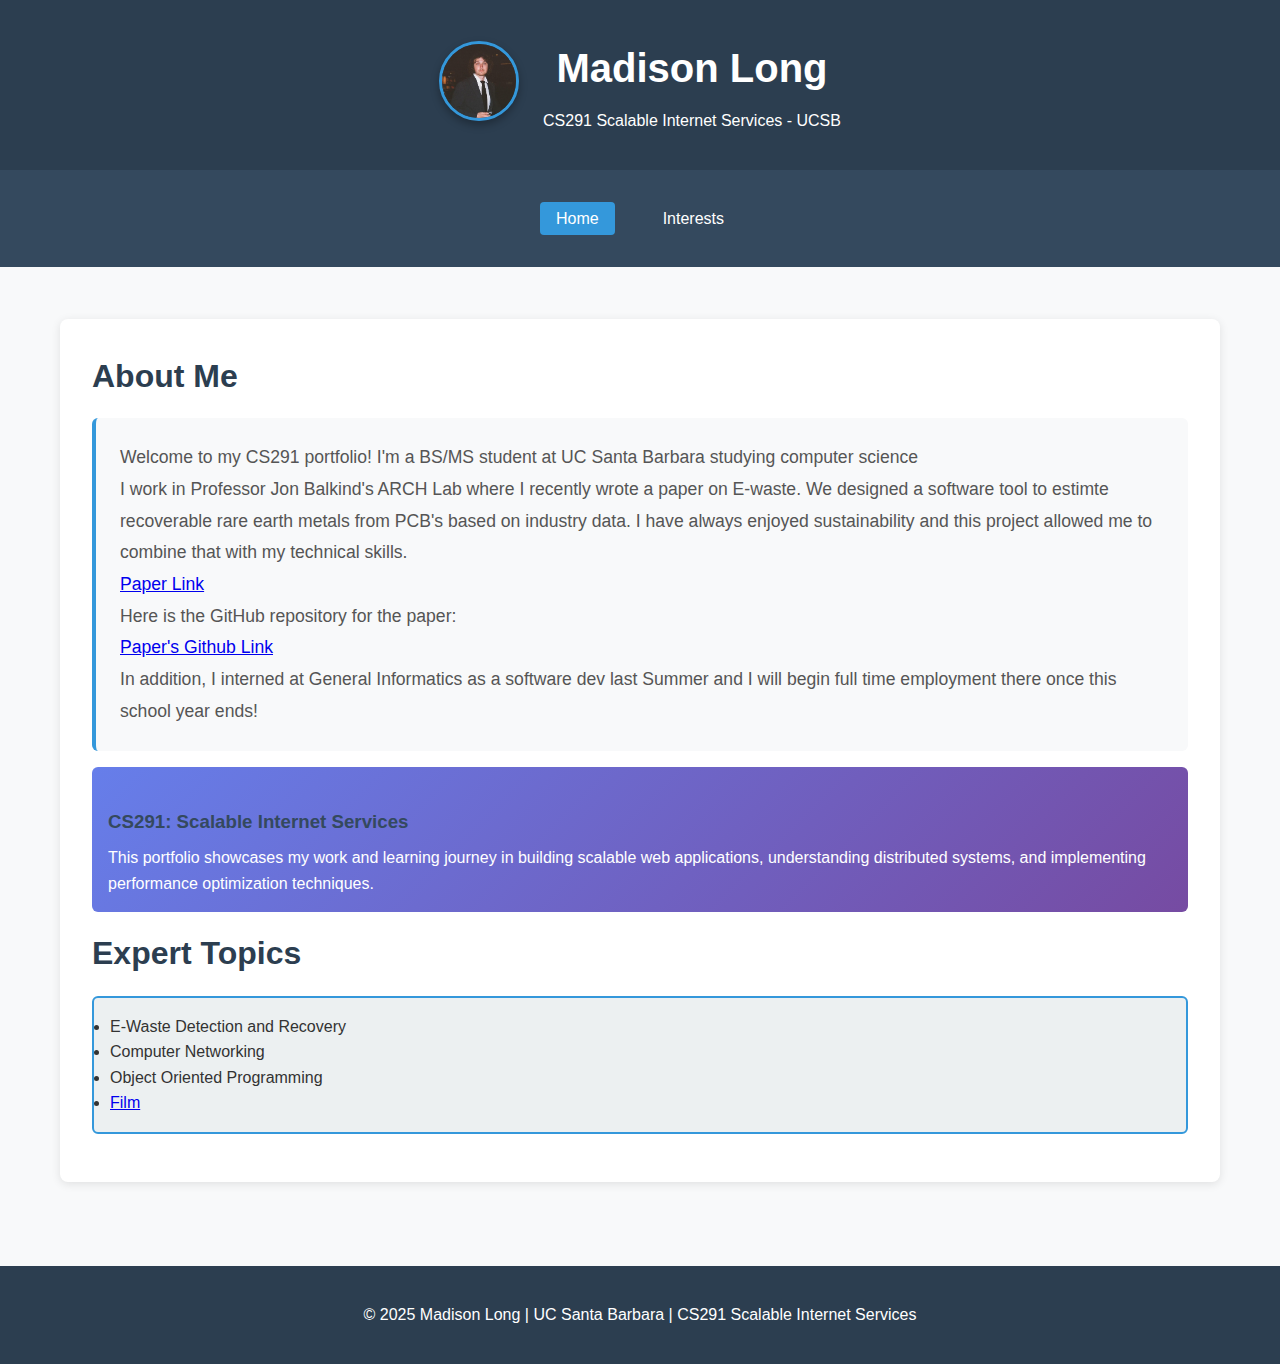
<file: index.html>
<!DOCTYPE html>
<html lang="en">
<head>
    <meta charset="UTF-8">
    <meta name="viewport" content="width=device-width, initial-scale=1.0">
    <title>Madison Long - CS291 Portfolio</title>
    <link rel="stylesheet" href="css/style.css">
</head>
<body>
    <header>
        <div class="container">
            <div class="header-content">
                <div class="profile-pic-container">
                    <img src="assets/profilepic.jpg" alt="Madison Long" class="profile-pic">
                </div>
                <div class="header-text">
                    <h1>Madison Long</h1>
                    <p>CS291 Scalable Internet Services - UCSB</p>
                </div>
            </div>
        </div>
    </header>

    <nav>
        <div class="container">
            <ul>
                <li><a href="index.html" class="active">Home</a></li>
                <li><a href="interests.html">Interests</a></li>
                <!-- <li><a href="#projects">Projects</a></li>
                <li><a href="#contact">Contact</a></li> -->
            </ul>
        </div>
    </nav>

    <div class="container">
        <main>
            <section id="about">
                <h2>About Me</h2>
                <div class="bio">
                    <!-- Add your bio content here -->
                    <p>Welcome to my CS291 portfolio! I'm a BS/MS student at UC Santa Barbara studying computer science </p>

                    <p>I work in Professor Jon Balkind's ARCH Lab where I recently wrote a paper on E-waste. We designed a software tool to estimte recoverable rare earth metals from PCB's based on industry data.
                        I have always enjoyed sustainability and this project allowed me to combine that with my technical skills.
                    </p>
                    <a href="https://dl.acm.org/doi/10.1145/3715335.3736323">Paper Link</a>
                    <p>Here is the GitHub repository for the paper:</p>
                    <a href="https://github.com/madisonlong1/E-Waste-PCB-Detection">Paper's Github Link</a>
                    <p>In addition, I interned at General Informatics as a software dev last Summer and I will begin full time employment there once this school year ends!</p>
                </div>
            </section>

            <section class="course-info">
                <h3>CS291: Scalable Internet Services</h3>
                <p>This portfolio showcases my work and learning journey in building scalable web applications, understanding distributed systems, and implementing performance optimization techniques.</p>
            </section>

            <div id="expert-topics">
                <h2>Expert Topics</h2>
                <div class="project-highlight">
                    <ul>
                        <li>E-Waste Detection and Recovery</li>
                        <li>Computer Networking</li>
                        <li>Object Oriented Programming</li>
                        <li><a href="/interest/film">Film</a></li>
                    </ul>
                </div>
            </div>
        </main>
    </div>

    <footer>
        <div class="container">
            <p>&copy; 2025 Madison Long | UC Santa Barbara | CS291 Scalable Internet Services</p>
        </div>
    </footer>
</body>
</html>
</file>
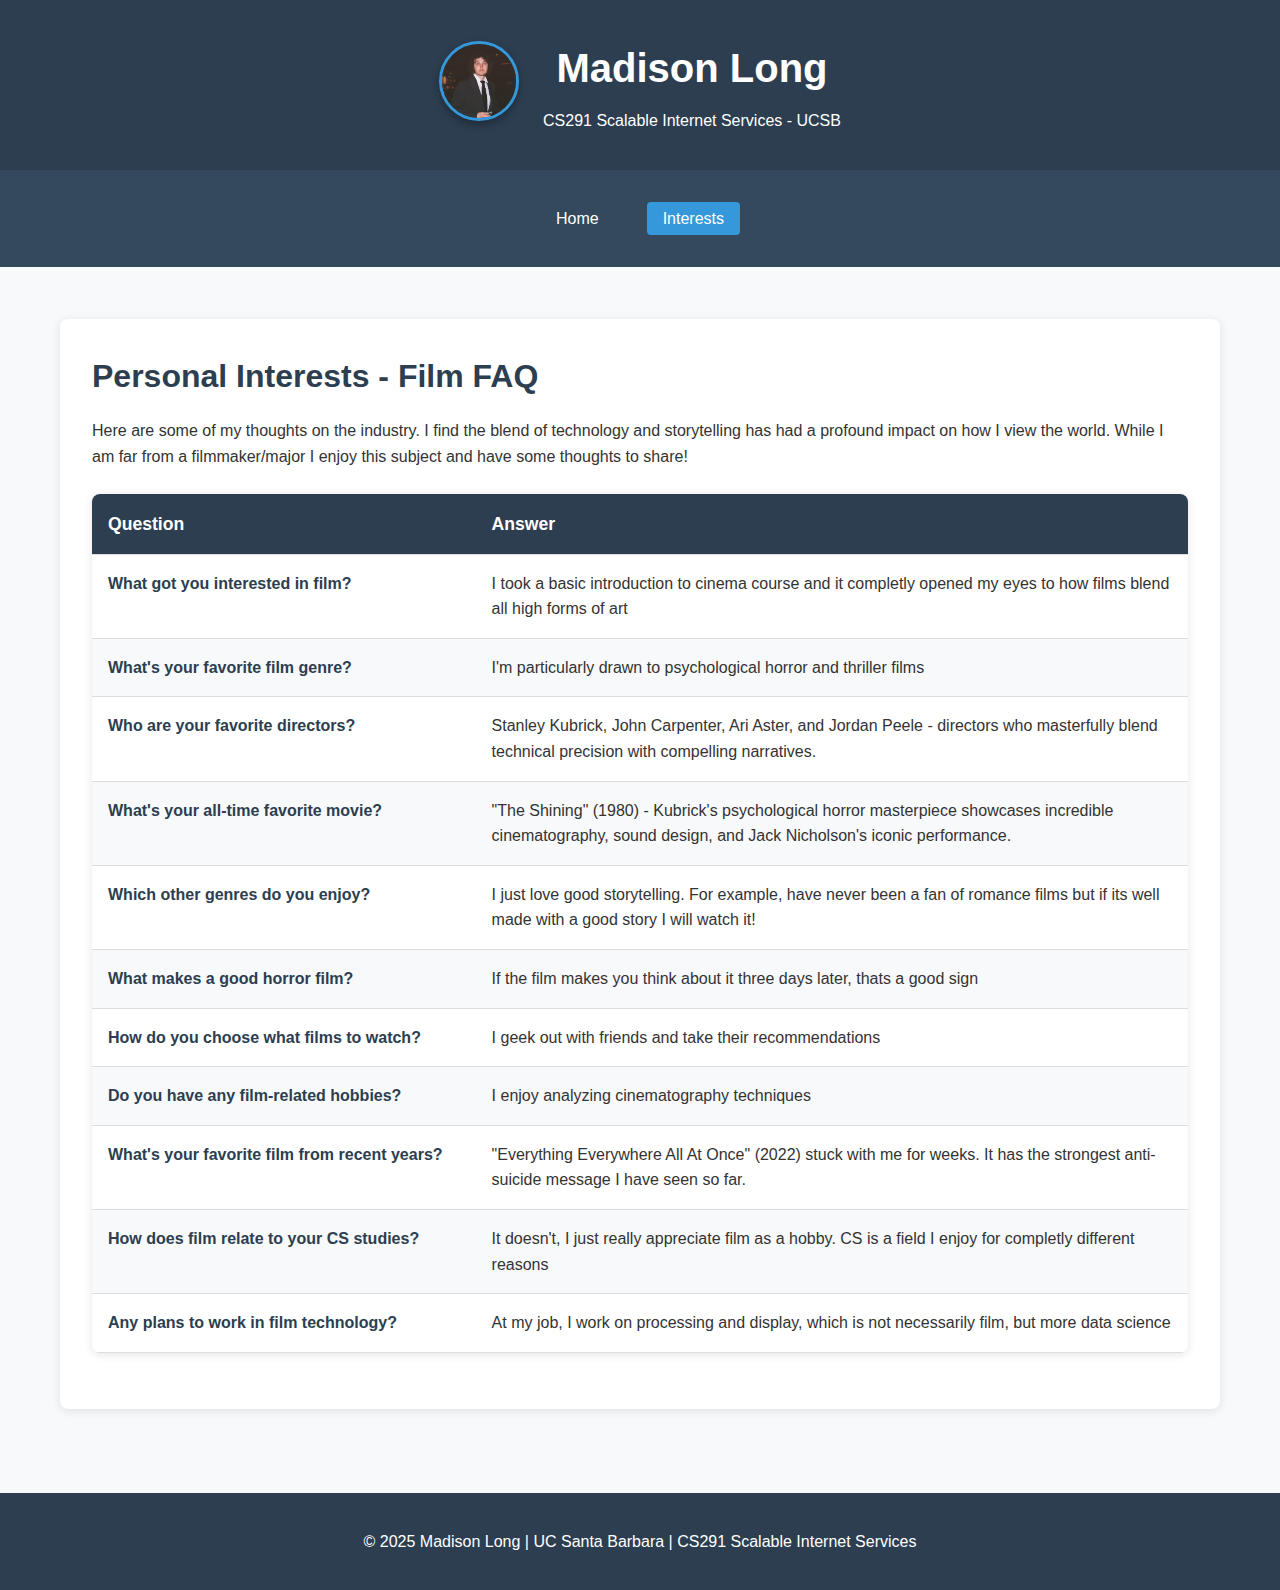
<file: interest/film/index.html>
<!DOCTYPE html>
<html lang="en">
<head>
    <meta charset="UTF-8">
    <meta name="viewport" content="width=device-width, initial-scale=1.0">
    <title>Interests - Madison Long</title>
    <link rel="stylesheet" href="../../css/style.css">
</head>
<body>
    <header>
        <div class="container">
            <div class="header-content">
                <div class="profile-pic-container">
                    <img src="../../assets/profilepic.jpg" alt="Madison Long" class="profile-pic">
                </div>
                <div class="header-text">
                    <h1>Madison Long</h1>
                    <p>CS291 Scalable Internet Services - UCSB</p>
                </div>
            </div>
        </div>
    </header>

    <nav>
        <div class="container">
            <ul>
                <li><a href="../../index.html">Home</a></li>
                <li><a href="index.html" class="active">Interests</a></li>
                <!-- <li><a href="#projects">Projects</a></li>
                <li><a href="#contact">Contact</a></li> -->
            </ul>
        </div>
    </nav>

    <div class="container">
        <main>
            <section id="personal-interests">
                <h2>Personal Interests - Film FAQ</h2>
                <p>Here are some of my thoughts on the industry. I find the blend of technology and storytelling has had a profound impact on how I view the world. While I am far from a filmmaker/major I enjoy this subject and have some thoughts to share!</p>
                
                <table class="faq-table">
                    <thead>
                        <tr>
                            <th>Question</th>
                            <th>Answer</th>
                        </tr>
                    </thead>
                    <tbody>
                        <tr>
                            <td>What got you interested in film?</td>
                            <td>I took a basic introduction to cinema course and it completly opened my eyes to how films blend all high forms of art</td>
                        </tr>
                        <tr>
                            <td>What's your favorite film genre?</td>
                            <td>I'm particularly drawn to psychological horror and thriller films</td>
                        </tr>
                        <tr>
                            <td>Who are your favorite directors?</td>
                            <td>Stanley Kubrick, John Carpenter, Ari Aster, and Jordan Peele - directors who masterfully blend technical precision with compelling narratives.</td>
                        </tr>
                        <tr>
                            <td>What's your all-time favorite movie?</td>
                            <td>"The Shining" (1980) - Kubrick's psychological horror masterpiece showcases incredible cinematography, sound design, and Jack Nicholson's iconic performance.</td>
                        </tr>
                        <tr>
                            <td> Which other genres do you enjoy?</td>
                            <td>I just love good storytelling. For example, have never been a fan of romance films but if its well made with a good story I will watch it!</td>
                        </tr>
                        <tr>
                            <td>What makes a good horror film?</td>
                            <td>If the film makes you think about it three days later, thats a good sign</td>
                        </tr>
                        <tr>
                            <td>How do you choose what films to watch?</td>
                            <td>I geek out with friends and take their recommendations</td>
                        </tr>
                        <tr>
                            <td>Do you have any film-related hobbies?</td>
                            <td>I enjoy analyzing cinematography techniques</td>
                        </tr>
                        <tr>
                            <td>What's your favorite film from recent years?</td>
                            <td>"Everything Everywhere All At Once" (2022) stuck with me for weeks. It has the strongest anti-suicide message I have seen so far.</td>
                        </tr>
                        <tr>
                            <td>How does film relate to your CS studies?</td>
                            <td>It doesn't, I just really appreciate film as a hobby. CS is a field I enjoy for completly different reasons</td>
                        </tr>
                        <tr>
                            <td>Any plans to work in film technology?</td>
                            <td>At my job, I work on processing and display, which is not necessarily film, but more data science</td>
                        </tr>
                    </tbody>
                </table>
            </section>

            <!-- <section id="learning-goals">
                <h2>CS291 Learning Goals</h2>
                <div class="project-highlight">
                    <h3>What I Hope to Learn</h3>
                    <ul>
                        <li>Modern web frameworks and their performance characteristics</li>
                        <li>Load balancing and horizontal scaling strategies</li>
                        <li>Caching techniques and content delivery networks</li>
                        <li>Microservices architecture and API design</li>
                        <li>Cloud deployment and containerization</li>
                        <li>Monitoring, logging, and debugging distributed applications</li>
                    </ul>
                </div>
            </section> -->

            <!-- <section id="technologies">
                <h2>Technologies I'm Exploring</h2>
                
                <h3>Frontend</h3>
                <p>React, Vue.js, performance optimization, Progressive Web Apps</p>

                <h3>Backend</h3>
                <p>Node.js, Python (Django/Flask), database optimization, API design</p>

                <h3>Infrastructure</h3>
                <p>Docker, Kubernetes, AWS/GCP, CI/CD pipelines, monitoring tools</p>

                <h3>Databases</h3>
                <p>PostgreSQL, MongoDB, Redis, database sharding and replication</p>
            </section> -->

            <!-- <section class="course-info">
                <h3>Professional Interests</h3>
                <p>Looking to apply scalable systems knowledge in areas such as e-commerce platforms, social media applications, or real-time data processing systems.</p>
            </section> -->
        </main>
    </div>

    <footer>
        <div class="container">
            <p>&copy; 2025 Madison Long | UC Santa Barbara | CS291 Scalable Internet Services</p>
        </div>
    </footer>
</body>
</html>
</file>
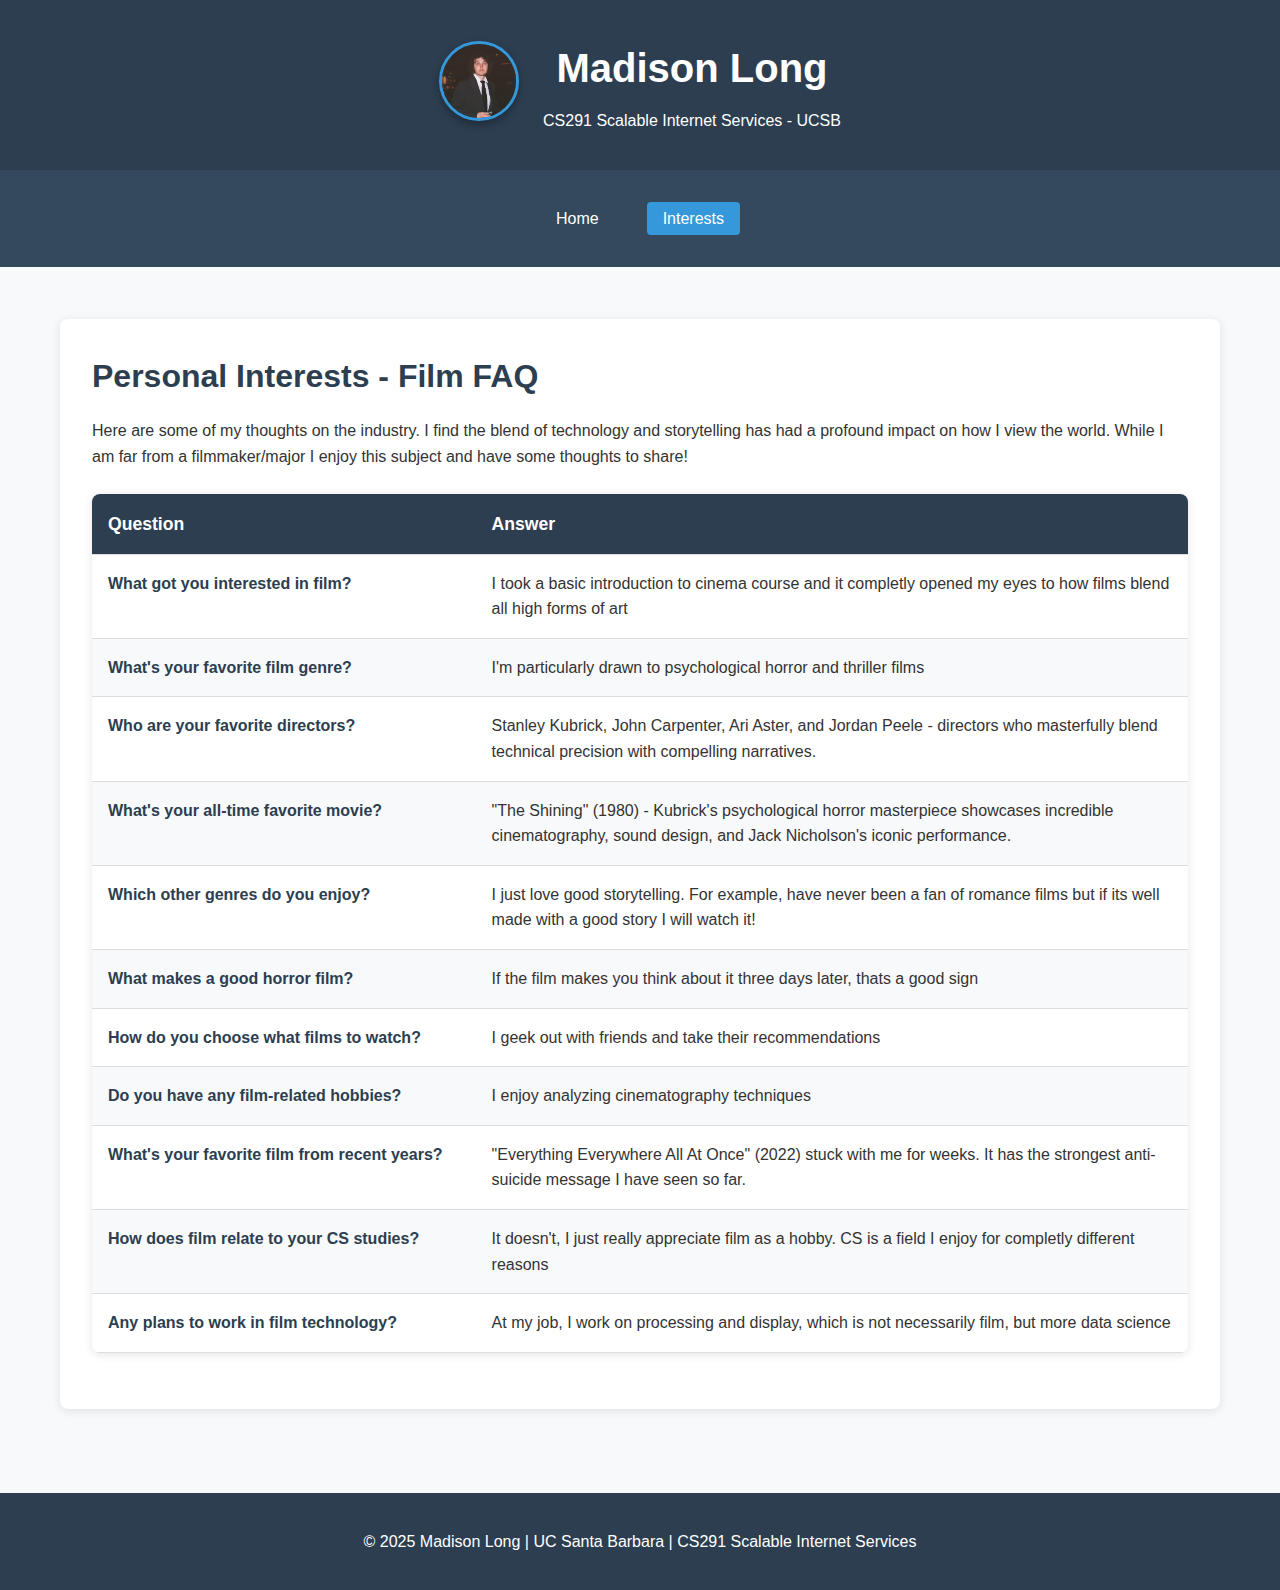
<file: interests.html>
<!DOCTYPE html>
<html lang="en">
<head>
    <meta charset="UTF-8">
    <meta name="viewport" content="width=device-width, initial-scale=1.0">
    <title>Interests - Madison Long</title>
    <link rel="stylesheet" href="css/style.css">
</head>
<body>
    <header>
        <div class="container">
            <div class="header-content">
                <div class="profile-pic-container">
                    <img src="assets/profilepic.jpg" alt="Madison Long" class="profile-pic">
                </div>
                <div class="header-text">
                    <h1>Madison Long</h1>
                    <p>CS291 Scalable Internet Services - UCSB</p>
                </div>
            </div>
        </div>
    </header>

    <nav>
        <div class="container">
            <ul>
                <li><a href="index.html">Home</a></li>
                <li><a href="interests.html" class="active">Interests</a></li>
                <!-- <li><a href="#projects">Projects</a></li>
                <li><a href="#contact">Contact</a></li> -->
            </ul>
        </div>
    </nav>

    <div class="container">
        <main>
            <section id="personal-interests">
                <h2>Personal Interests - Film FAQ</h2>
                <p>Here are some of my thoughts on the industry. I find the blend of technology and storytelling has had a profound impact on how I view the world. While I am far from a filmmaker/major I enjoy this subject and have some thoughts to share!</p>
                
                <table class="faq-table">
                    <thead>
                        <tr>
                            <th>Question</th>
                            <th>Answer</th>
                        </tr>
                    </thead>
                    <tbody>
                        <tr>
                            <td>What got you interested in film?</td>
                            <td>I took a basic introduction to cinema course and it completly opened my eyes to how films blend all high forms of art</td>
                        </tr>
                        <tr>
                            <td>What's your favorite film genre?</td>
                            <td>I'm particularly drawn to psychological horror and thriller films</td>
                        </tr>
                        <tr>
                            <td>Who are your favorite directors?</td>
                            <td>Stanley Kubrick, John Carpenter, Ari Aster, and Jordan Peele - directors who masterfully blend technical precision with compelling narratives.</td>
                        </tr>
                        <tr>
                            <td>What's your all-time favorite movie?</td>
                            <td>"The Shining" (1980) - Kubrick's psychological horror masterpiece showcases incredible cinematography, sound design, and Jack Nicholson's iconic performance.</td>
                        </tr>
                        <tr>
                            <td> Which other genres do you enjoy?</td>
                            <td>I just love good storytelling. For example, have never been a fan of romance films but if its well made with a good story I will watch it!</td>
                        </tr>
                        <tr>
                            <td>What makes a good horror film?</td>
                            <td>If the film makes you think about it three days later, thats a good sign</td>
                        </tr>
                        <tr>
                            <td>How do you choose what films to watch?</td>
                            <td>I geek out with friends and take their recommendations</td>
                        </tr>
                        <tr>
                            <td>Do you have any film-related hobbies?</td>
                            <td>I enjoy analyzing cinematography techniques</td>
                        </tr>
                        <tr>
                            <td>What's your favorite film from recent years?</td>
                            <td>"Everything Everywhere All At Once" (2022) stuck with me for weeks. It has the strongest anti-suicide message I have seen so far.</td>
                        </tr>
                        <tr>
                            <td>How does film relate to your CS studies?</td>
                            <td>It doesn't, I just really appreciate film as a hobby. CS is a field I enjoy for completly different reasons</td>
                        </tr>
                        <tr>
                            <td>Any plans to work in film technology?</td>
                            <td>At my job, I work on processing and display, which is not necessarily film, but more data science</td>
                        </tr>
                    </tbody>
                </table>
            </section>

            <!-- <section id="learning-goals">
                <h2>CS291 Learning Goals</h2>
                <div class="project-highlight">
                    <h3>What I Hope to Learn</h3>
                    <ul>
                        <li>Modern web frameworks and their performance characteristics</li>
                        <li>Load balancing and horizontal scaling strategies</li>
                        <li>Caching techniques and content delivery networks</li>
                        <li>Microservices architecture and API design</li>
                        <li>Cloud deployment and containerization</li>
                        <li>Monitoring, logging, and debugging distributed applications</li>
                    </ul>
                </div>
            </section> -->

            <!-- <section id="technologies">
                <h2>Technologies I'm Exploring</h2>
                
                <h3>Frontend</h3>
                <p>React, Vue.js, performance optimization, Progressive Web Apps</p>

                <h3>Backend</h3>
                <p>Node.js, Python (Django/Flask), database optimization, API design</p>

                <h3>Infrastructure</h3>
                <p>Docker, Kubernetes, AWS/GCP, CI/CD pipelines, monitoring tools</p>

                <h3>Databases</h3>
                <p>PostgreSQL, MongoDB, Redis, database sharding and replication</p>
            </section> -->

            <!-- <section class="course-info">
                <h3>Professional Interests</h3>
                <p>Looking to apply scalable systems knowledge in areas such as e-commerce platforms, social media applications, or real-time data processing systems.</p>
            </section> -->
        </main>
    </div>

    <footer>
        <div class="container">
            <p>&copy; 2025 Madison Long | UC Santa Barbara | CS291 Scalable Internet Services</p>
        </div>
    </footer>
</body>
</html>
</file>
<file: css/style.css>
/* Main Styles for madisonlong1.github.io */

* {
    margin: 0;
    padding: 0;
    box-sizing: border-box;
}

body {
    font-family: 'Segoe UI', Tahoma, Geneva, Verdana, sans-serif;
    line-height: 1.6;
    color: #333;
    background-color: #f8f9fa;
}

.container {
    max-width: 1200px;
    margin: 0 auto;
    padding: 20px;
}

/* Header Styles */
header {
    background-color: #2c3e50;
    color: white;
    padding: 1rem 0;
    box-shadow: 0 2px 5px rgba(0,0,0,0.1);
}

.header-content {
    display: flex;
    align-items: center;
    justify-content: center;
    gap: 1.5rem;
}

.header-text {
    text-align: center;
}

header h1 {
    font-size: 2.5rem;
    margin-bottom: 0.5rem;
}

/* Profile Picture Styles */
.profile-pic-container {
    flex-shrink: 0;
}

.profile-pic {
    width: 80px;
    height: 80px;
    border-radius: 50%;
    object-fit: cover;
    border: 3px solid #3498db;
    box-shadow: 0 4px 8px rgba(0, 0, 0, 0.3);
    transition: transform 0.3s ease;
}

.profile-pic:hover {
    transform: scale(1.05);
}

/* Navigation */
nav {
    background-color: #34495e;
    padding: 1rem 0;
}

nav ul {
    list-style: none;
    display: flex;
    justify-content: center;
    gap: 2rem;
}

nav a {
    color: white;
    text-decoration: none;
    padding: 0.5rem 1rem;
    border-radius: 4px;
    transition: background-color 0.3s ease;
}

nav a:hover {
    background-color: #2c3e50;
}

nav a.active {
    background-color: #3498db;
}

/* Main Content */
main {
    background-color: white;
    padding: 2rem;
    margin: 2rem 0;
    border-radius: 8px;
    box-shadow: 0 2px 10px rgba(0,0,0,0.1);
}

h2 {
    color: #2c3e50;
    margin-bottom: 1rem;
    font-size: 2rem;
}

h3 {
    color: #34495e;
    margin: 1.5rem 0 0.5rem 0;
}

.bio {
    font-size: 1.1rem;
    line-height: 1.8;
    color: #555;
    background-color: #f8f9fa;
    padding: 1.5rem;
    border-radius: 6px;
    border-left: 4px solid #3498db;
}

/* Footer */
footer {
    background-color: #2c3e50;
    color: white;
    text-align: center;
    padding: 1rem 0;
    margin-top: 2rem;
}

/* Responsive Design */
@media (max-width: 768px) {
    .container {
        padding: 10px;
    }
    
    header h1 {
        font-size: 2rem;
    }
    
    nav ul {
        flex-direction: column;
        gap: 0.5rem;
        align-items: center;
    }
    
    main {
        padding: 1.5rem;
        margin: 1rem 0;
    }
    .header-content {
        flex-direction: column;
        gap: 1rem;
    }
    
    .profile-pic {
        width: 60px;
        height: 60px;
    }
}

/* Table Styles for FAQ */
.faq-table {
    width: 100%;
    border-collapse: collapse;
    margin: 1.5rem 0;
    font-size: 1rem;
    box-shadow: 0 2px 10px rgba(0,0,0,0.1);
    border-radius: 8px;
    overflow: hidden;
}

.faq-table thead {
    background-color: #2c3e50;
    color: white;
}

.faq-table th,
.faq-table td {
    padding: 1rem;
    text-align: left;
    border-bottom: 1px solid #ddd;
    vertical-align: top;
}

.faq-table th {
    font-weight: 600;
    font-size: 1.1rem;
}

.faq-table tbody tr:nth-child(even) {
    background-color: #f8f9fa;
}

.faq-table tbody tr:hover {
    background-color: #e3f2fd;
    transition: background-color 0.3s ease;
}

.faq-table td:first-child {
    font-weight: 600;
    color: #2c3e50;
    width: 35%;
}

.faq-table td:last-child {
    width: 65%;
    line-height: 1.6;
}

/* Responsive table design */
@media (max-width: 768px) {
    .faq-table {
        font-size: 0.9rem;
    }
    
    .faq-table th,
    .faq-table td {
        padding: 0.75rem;
    }
    
    .faq-table td:first-child {
        width: 40%;
    }
    
    .faq-table td:last-child {
        width: 60%;
    }
}

@media (max-width: 480px) {
    .faq-table,
    .faq-table thead,
    .faq-table tbody,
    .faq-table th,
    .faq-table td,
    .faq-table tr {
        display: block;
    }
    
    .faq-table thead tr {
        position: absolute;
        top: -9999px;
        left: -9999px;
    }
    
    .faq-table tr {
        border: 1px solid #ccc;
        margin-bottom: 1rem;
        border-radius: 6px;
        overflow: hidden;
    }
    
    .faq-table td {
        border: none;
        position: relative;
        padding: 0.75rem 0.75rem 0.75rem 30%;
        width: 100% !important;
    }
    
    .faq-table td:before {
        content: attr(data-label) ": ";
        position: absolute;
        left: 6px;
        width: 25%;
        padding-right: 10px;
        white-space: nowrap;
        font-weight: 600;
        color: #2c3e50;
    }
    
    .faq-table td:first-child:before {
        content: "Question: ";
    }
    
    .faq-table td:last-child:before {
        content: "Answer: ";
    }
}

/* CS291 Course Specific Styles */
.course-info {
    background: linear-gradient(135deg, #667eea 0%, #764ba2 100%);
    color: white;
    padding: 1rem;
    border-radius: 6px;
    margin: 1rem 0;
}

.project-highlight {
    border: 2px solid #3498db;
    padding: 1rem;
    margin: 1rem 0;
    border-radius: 6px;
    background-color: #ecf0f1;
}
</file>
